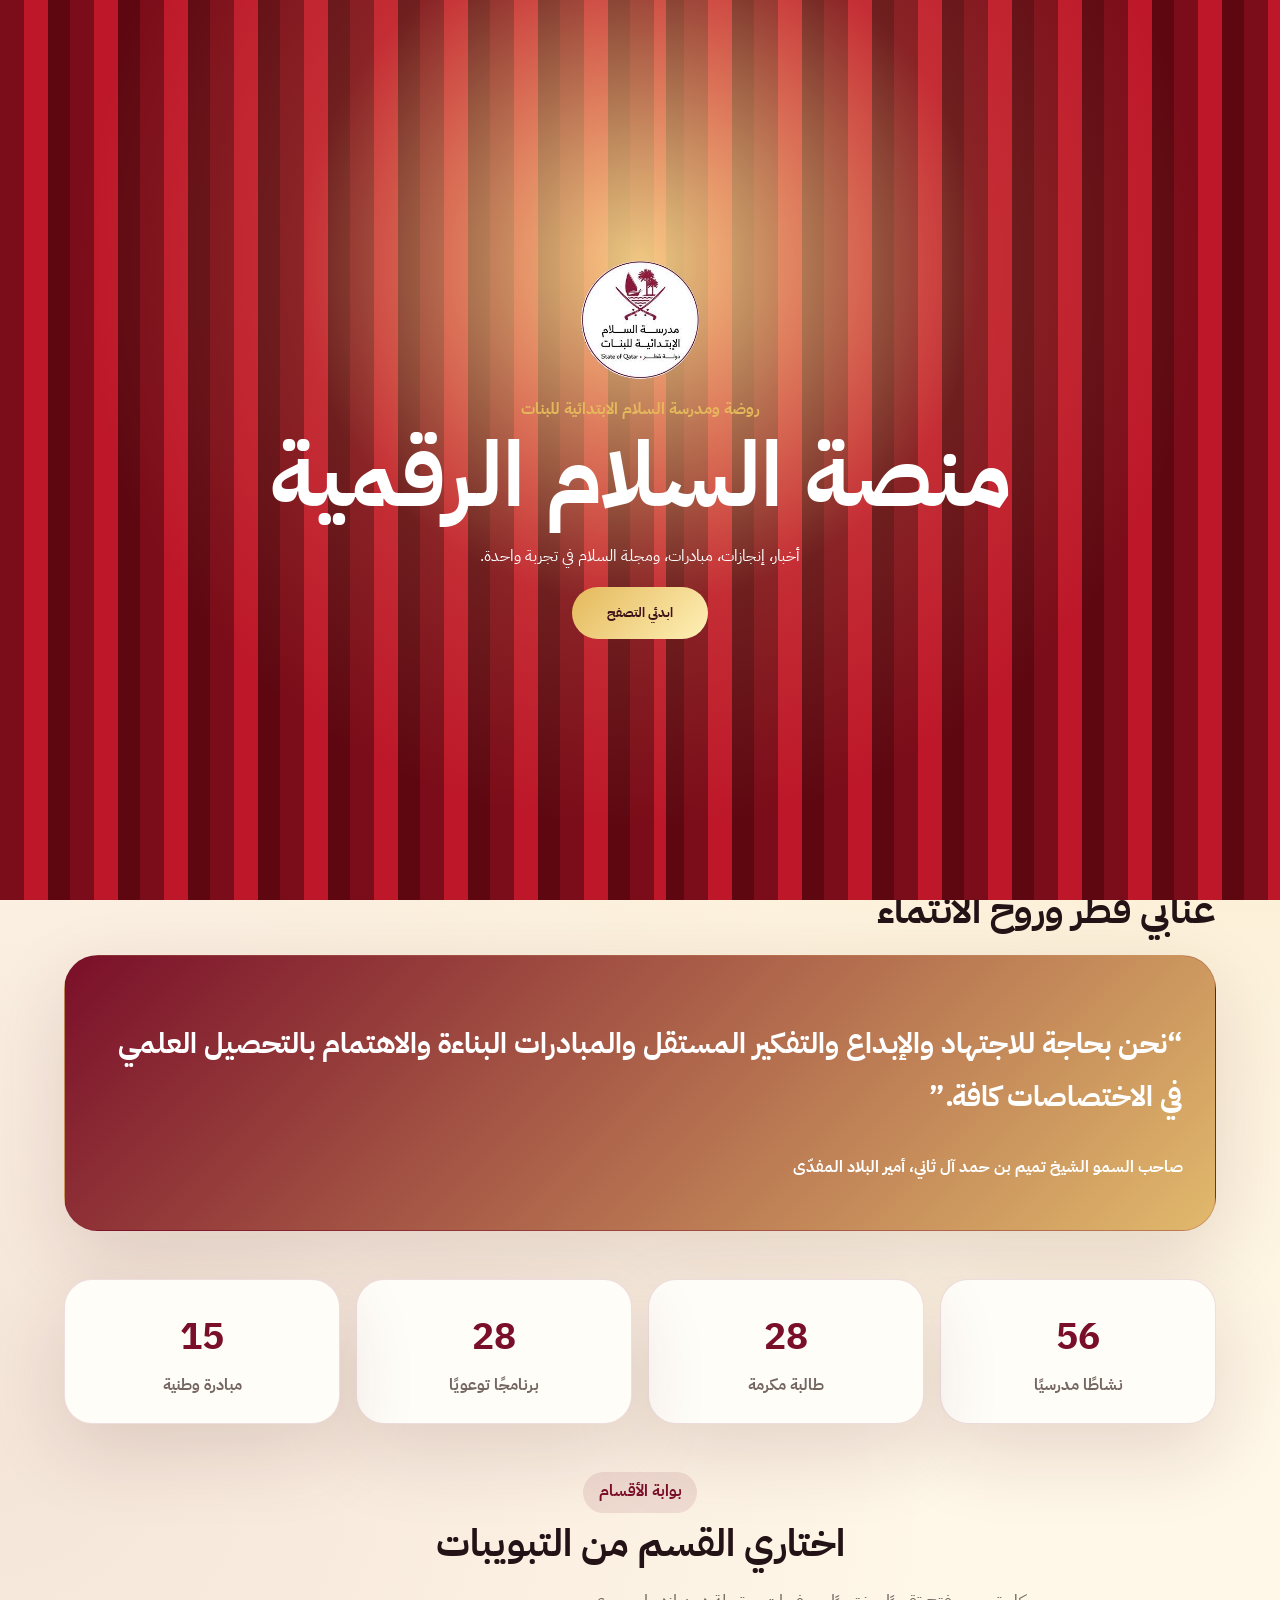
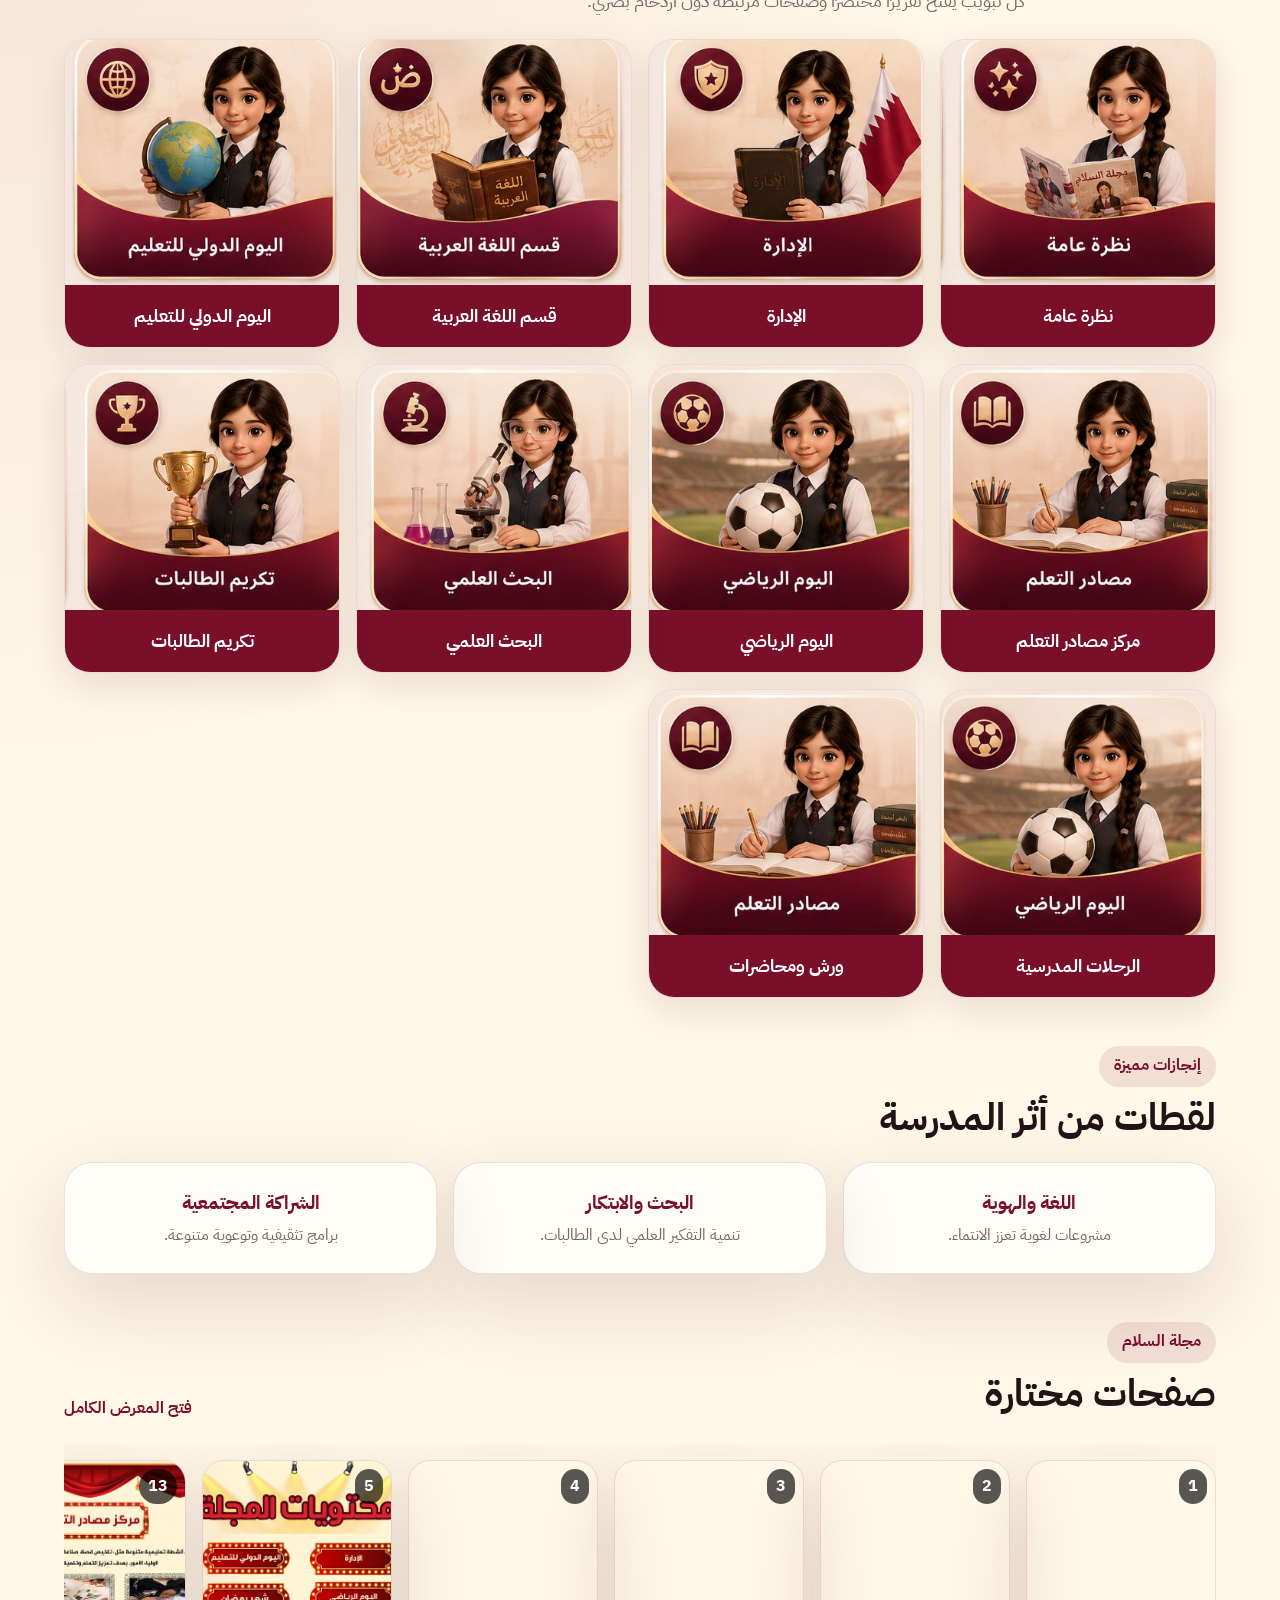
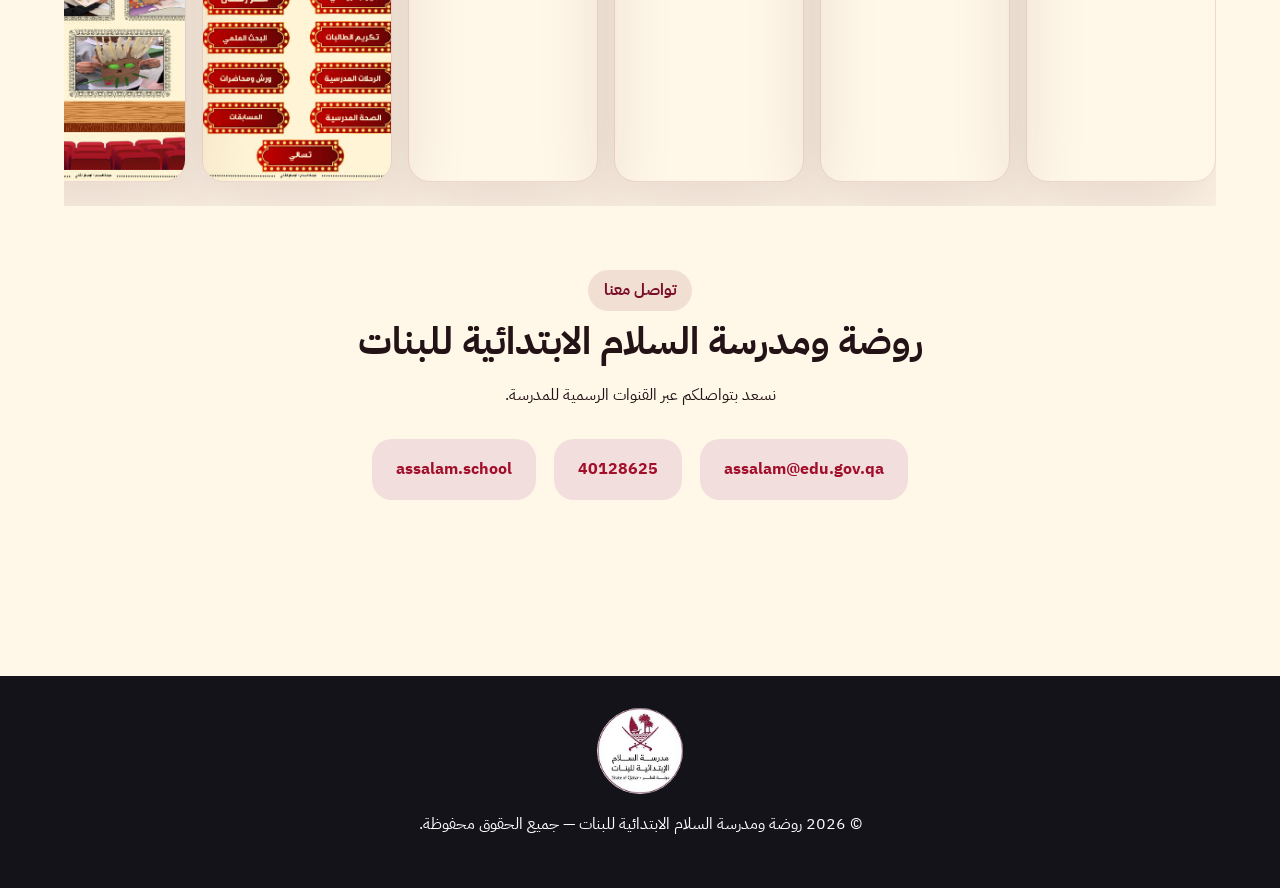
<file: index.html>
<!doctype html><html lang="ar" dir="rtl"><head><meta charset="utf-8"><meta name="viewport" content="width=device-width,initial-scale=1"><title>منصة السلام الرقمية</title><link rel="stylesheet" href="style.css"></head><body><div class="intro" id="intro"><div class="curtain right"></div><div class="curtain left"></div><div class="light"></div><div class="intro-content"><img src="assets/img/school-logo.jpg" alt="شعار مدرسة السلام"><span>روضة ومدرسة السلام الابتدائية للبنات</span><h1>منصة السلام الرقمية</h1><p>أخبار، إنجازات، مبادرات، ومجلة السلام في تجربة واحدة.</p><button id="enterBtn">ابدئي التصفح</button></div></div><header class="site-header"><a class="brand" href="index.html"><img src="assets/img/school-logo.jpg" alt="شعار مدرسة السلام"><span><b>روضة ومدرسة السلام الابتدائية للبنات</b><small>منصة الإنجازات الرقمية</small></span></a><nav id="nav"><a href="#home">الرئيسية</a><a href="#identity">الهوية</a><a href="#achievements">الإنجازات</a><a href="#departments">الأقسام</a><a href="magazine.html">المجلة</a><a href="#contact">تواصل</a></nav><div class="actions"><button id="soundBtn">🔊</button><button id="themeBtn">◐</button><button id="menuBtn">☰</button></div></header><main id="home"><section class="hero reveal"><div class="hero-copy"><span class="pill">منصة مدرسية تفاعلية</span><h1>موقع يعرض أخبار وإنجازات مدرسة السلام بأسلوب مجلة رقمية حديثة</h1><p>منصة رقمية حديثة تعرض أخبار مدرسة السلام وإنجازاتها ومبادراتها التعليمية بأسلوب تفاعلي أنيق يعكس هوية المدرسة ورسالتها التربوية.</p><div class="hero-actions"><a class="btn" href="#departments">استكشفي الأقسام</a><a class="btn alt" href="magazine.html">تصفحي المجلة</a></div></div><div class="hero-card"><img src="assets/cards/overview.jpg" alt="سلامة ومنصة السلام"><div class="hero-badge">سلامة ترشدكِ داخل المنصة</div></div></section><section id="identity" class="identity reveal"><div class="section-head"><span class="pill">الهوية الوطنية</span><h2>عنابي قطر وروح الانتماء</h2></div><div class="quote-card"><h3>“نحن بحاجة للاجتهاد والإبداع والتفكير المستقل والمبادرات البناءة والاهتمام بالتحصيل العلمي في الاختصاصات كافة.”</h3><p>صاحب السمو الشيخ تميم بن حمد آل ثاني، أمير البلاد المفدّى</p></div></section><section id="achievements" class="stats reveal"><div class="stat"><b data-count="120">0</b><span>نشاطًا مدرسيًا</span></div><div class="stat"><b data-count="85">0</b><span>طالبة مكرمة</span></div><div class="stat"><b data-count="40">0</b><span>برنامجًا توعويًا</span></div><div class="stat"><b data-count="15">0</b><span>مبادرة وطنية</span></div></section><section id="departments" class="departments reveal"><div class="section-head center"><span class="pill">بوابة الأقسام</span><h2>اختاري القسم من التبويبات</h2><p>كل تبويب يفتح تقريرًا مختصرًا وصفحات مرتبطة دون ازدحام بصري.</p></div><div class="department-grid" id="departmentGrid"></div></section><section class="featured reveal"><div class="section-head"><span class="pill">إنجازات مميزة</span><h2>لقطات من أثر المدرسة</h2></div><div class="featured-grid"><article><b>اللغة والهوية</b><span>مشروعات لغوية تعزز الانتماء.</span></article><article><b>البحث والابتكار</b><span>تنمية التفكير العلمي لدى الطالبات.</span></article><article><b>الشراكة المجتمعية</b><span>برامج تثقيفية وتوعوية متنوعة.</span></article></div></section><section class="magazine-strip reveal"><div class="section-head row"><div><span class="pill">مجلة السلام</span><h2>صفحات مختارة</h2></div><a class="text-link" href="magazine.html">فتح المعرض الكامل</a></div><div class="strip" id="pageStrip"></div></section><section id="contact" class="contact reveal"><span class="pill">تواصل معنا</span><h2>روضة ومدرسة السلام الابتدائية للبنات</h2><p>نسعد بتواصلكم عبر القنوات الرسمية للمدرسة.</p><div class="contact-links"><a href="mailto:assalam@edu.gov.qa">assalam@edu.gov.qa</a><a href="tel:40128625">40128625</a><a href="https://instagram.com/assalam.school" target="_blank">assalam.school</a></div></section></main><div class="panel" id="sectionPanel"><div class="panel-box"><button id="closePanel">×</button><div id="panelContent"></div></div></div><div class="image-modal" id="imageModal"><button id="closeImage">×</button><img id="bigImage" alt="صفحة مكبرة"></div><button class="top-btn" id="topBtn">↑</button><footer><img src="assets/img/school-logo.jpg" alt="شعار مدرسة السلام"><p>© 2026 روضة ومدرسة السلام الابتدائية للبنات — جميع الحقوق محفوظة.</p></footer><script src="data.js"></script><script src="script.js"></script></body></html>
</file>
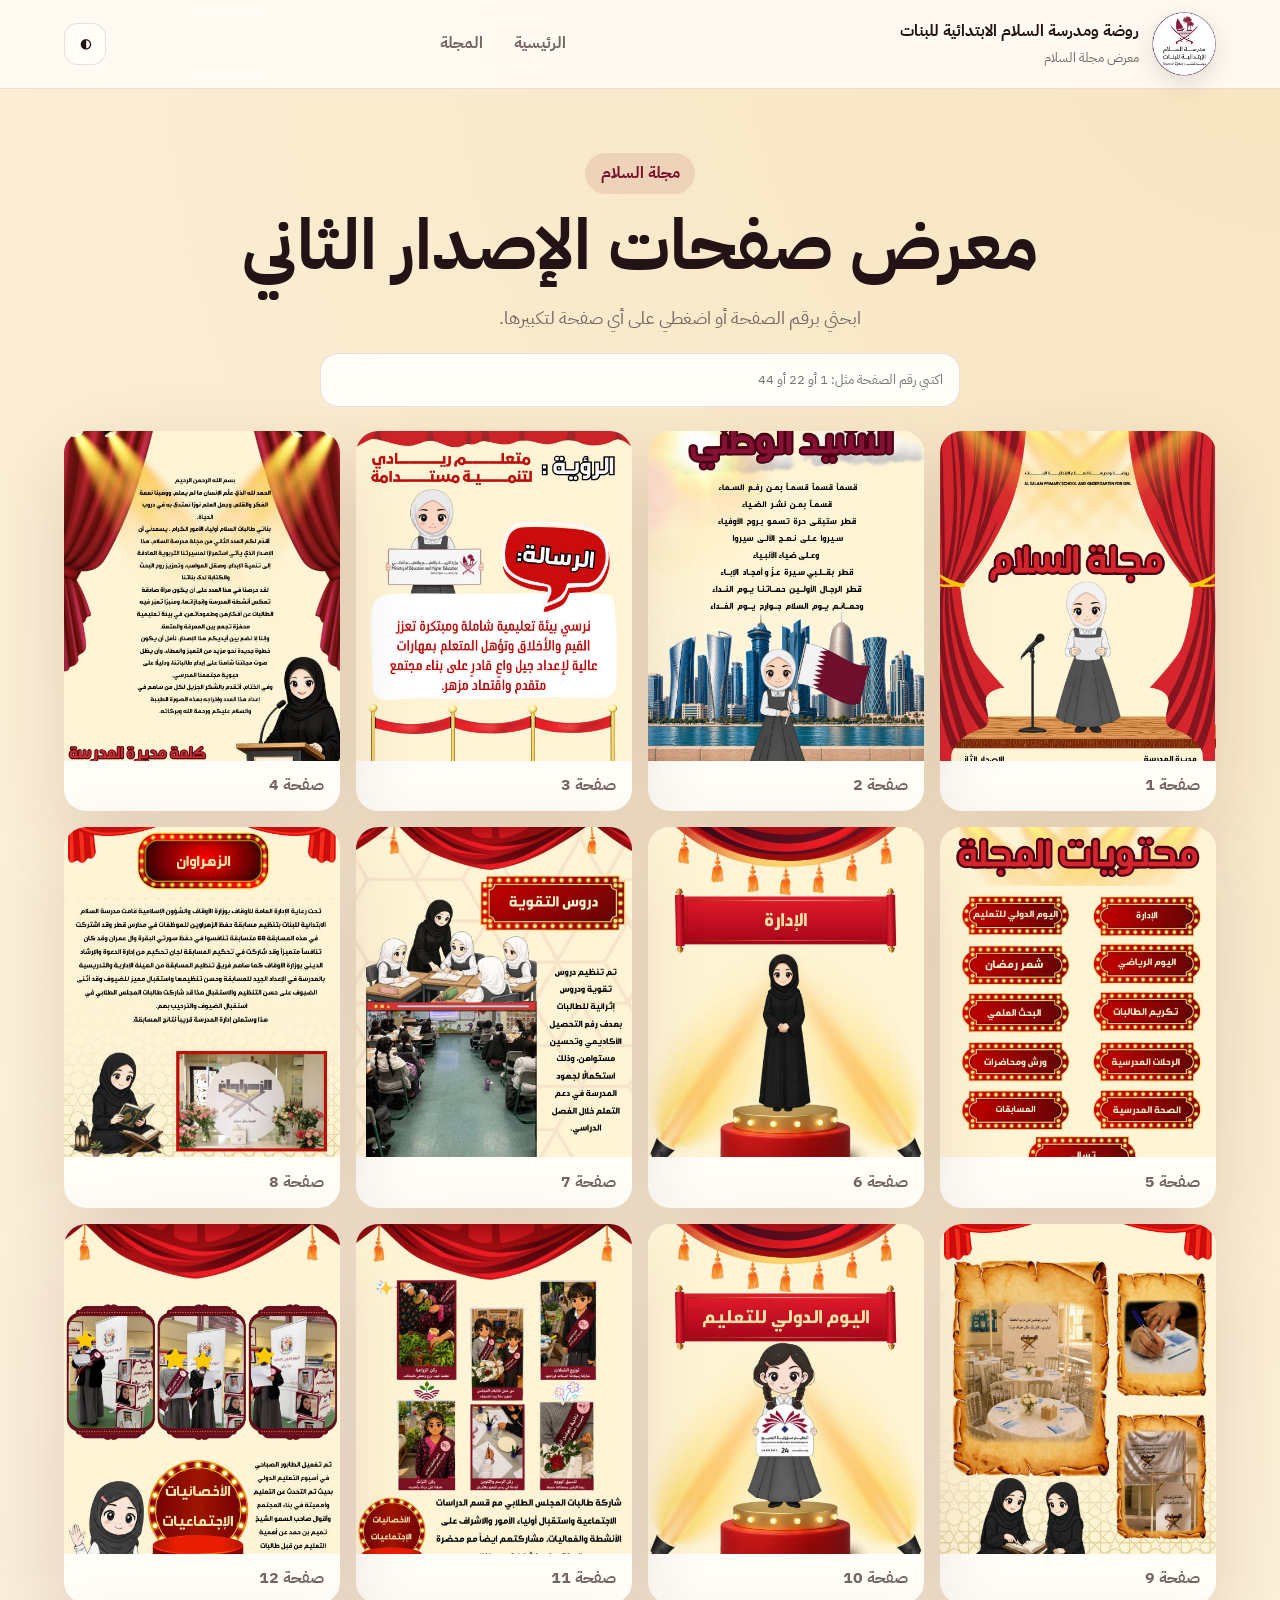
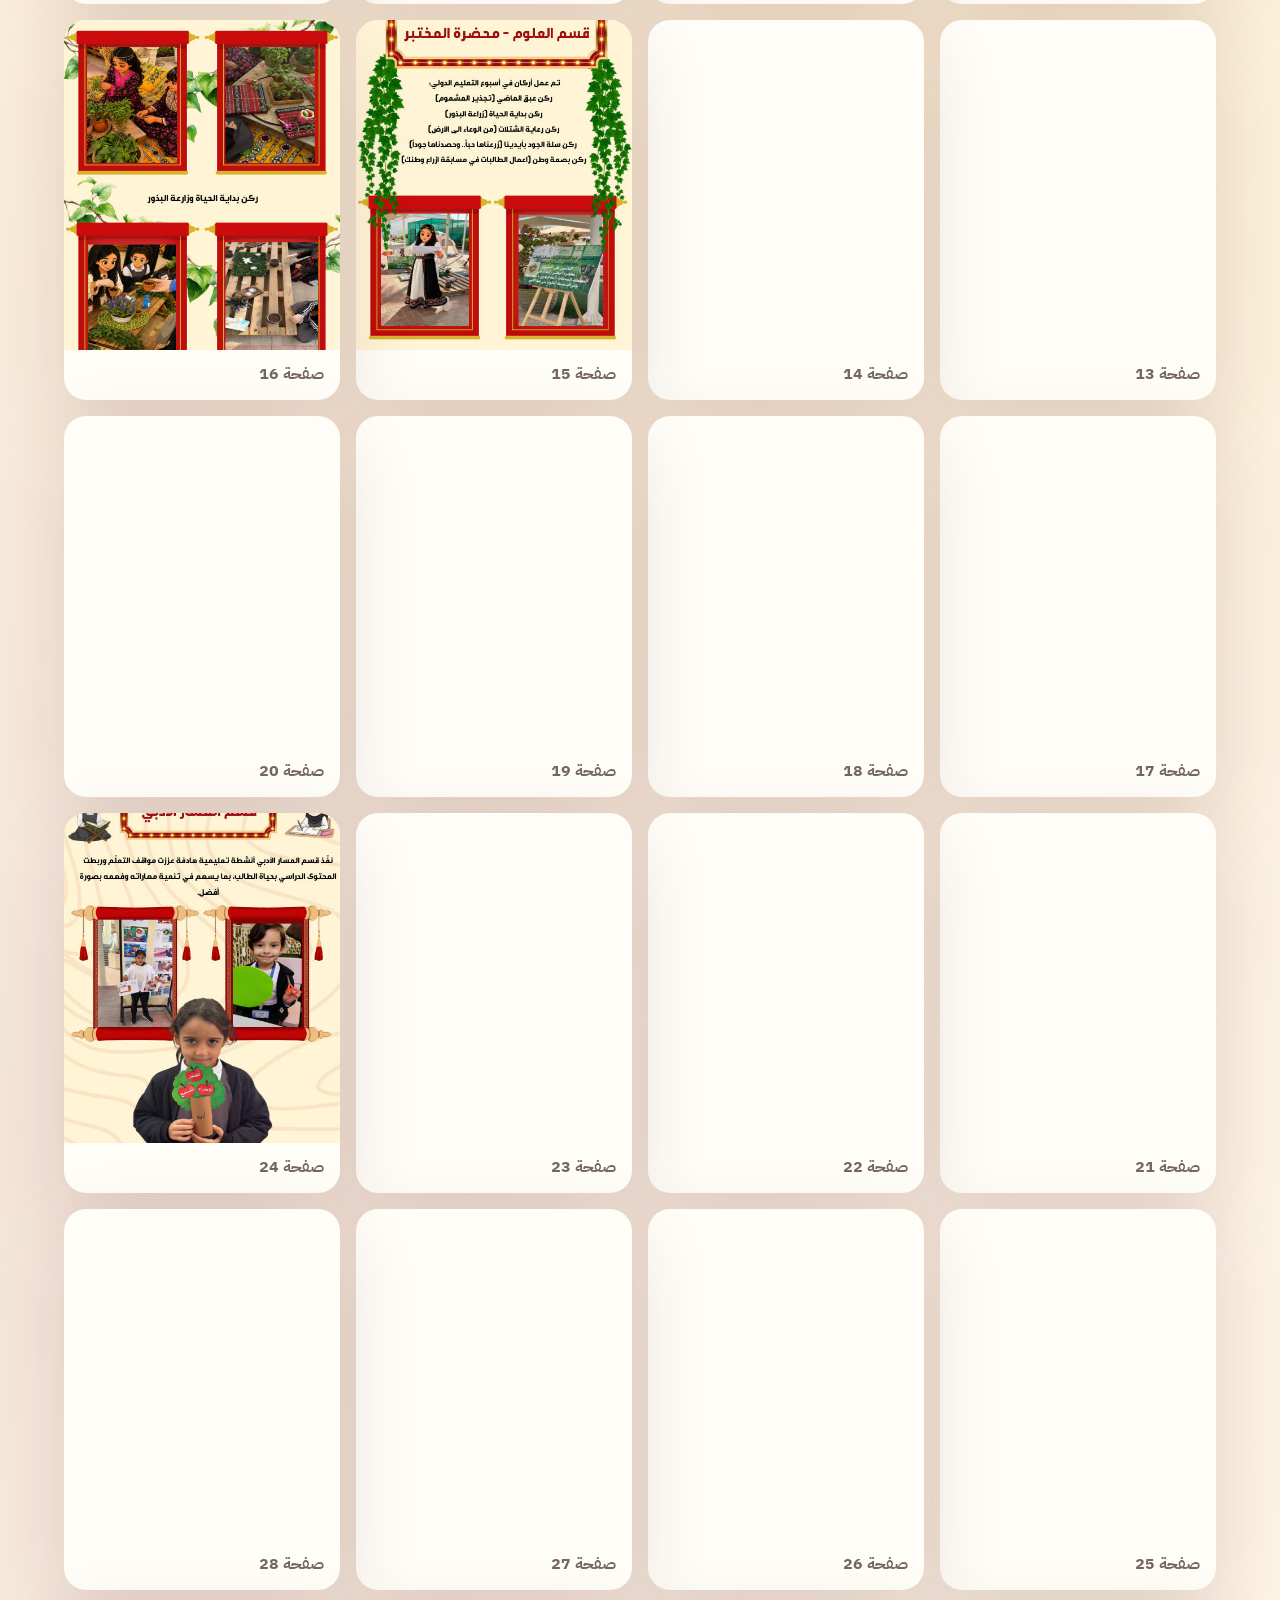
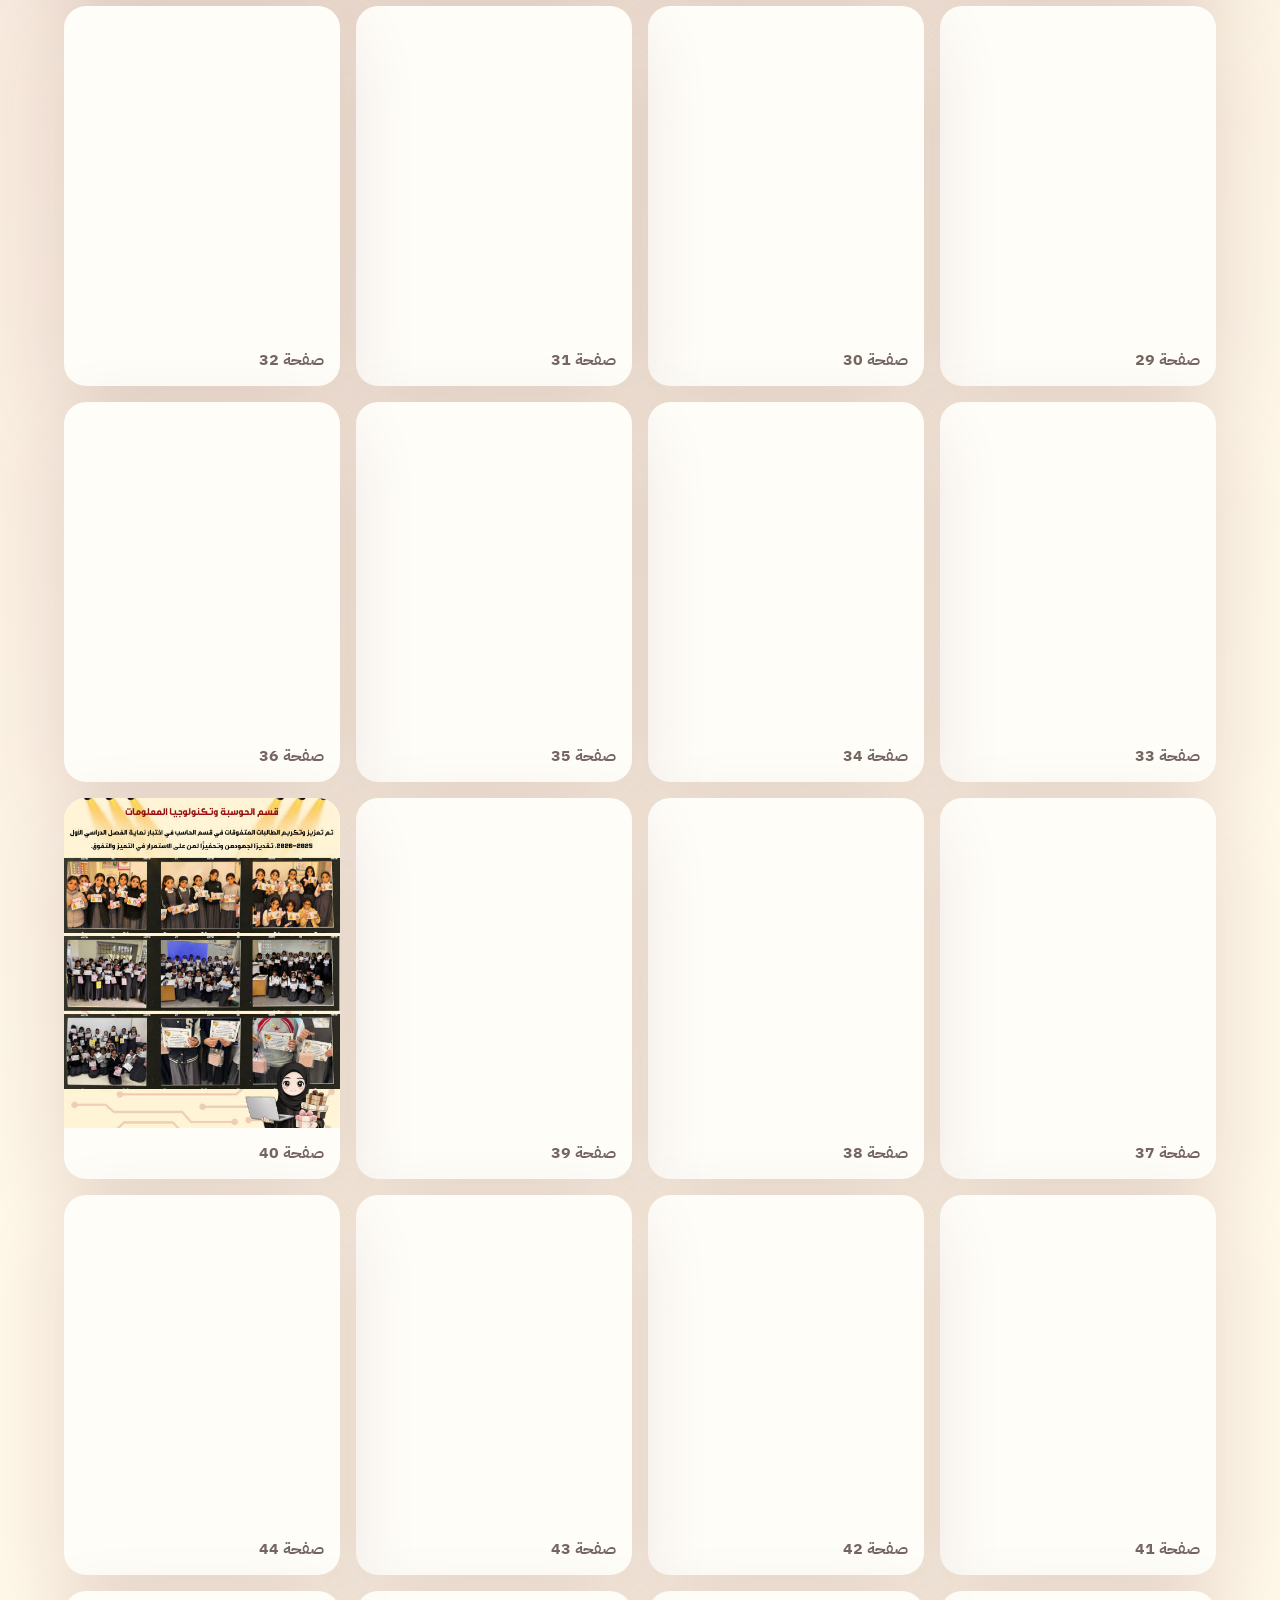
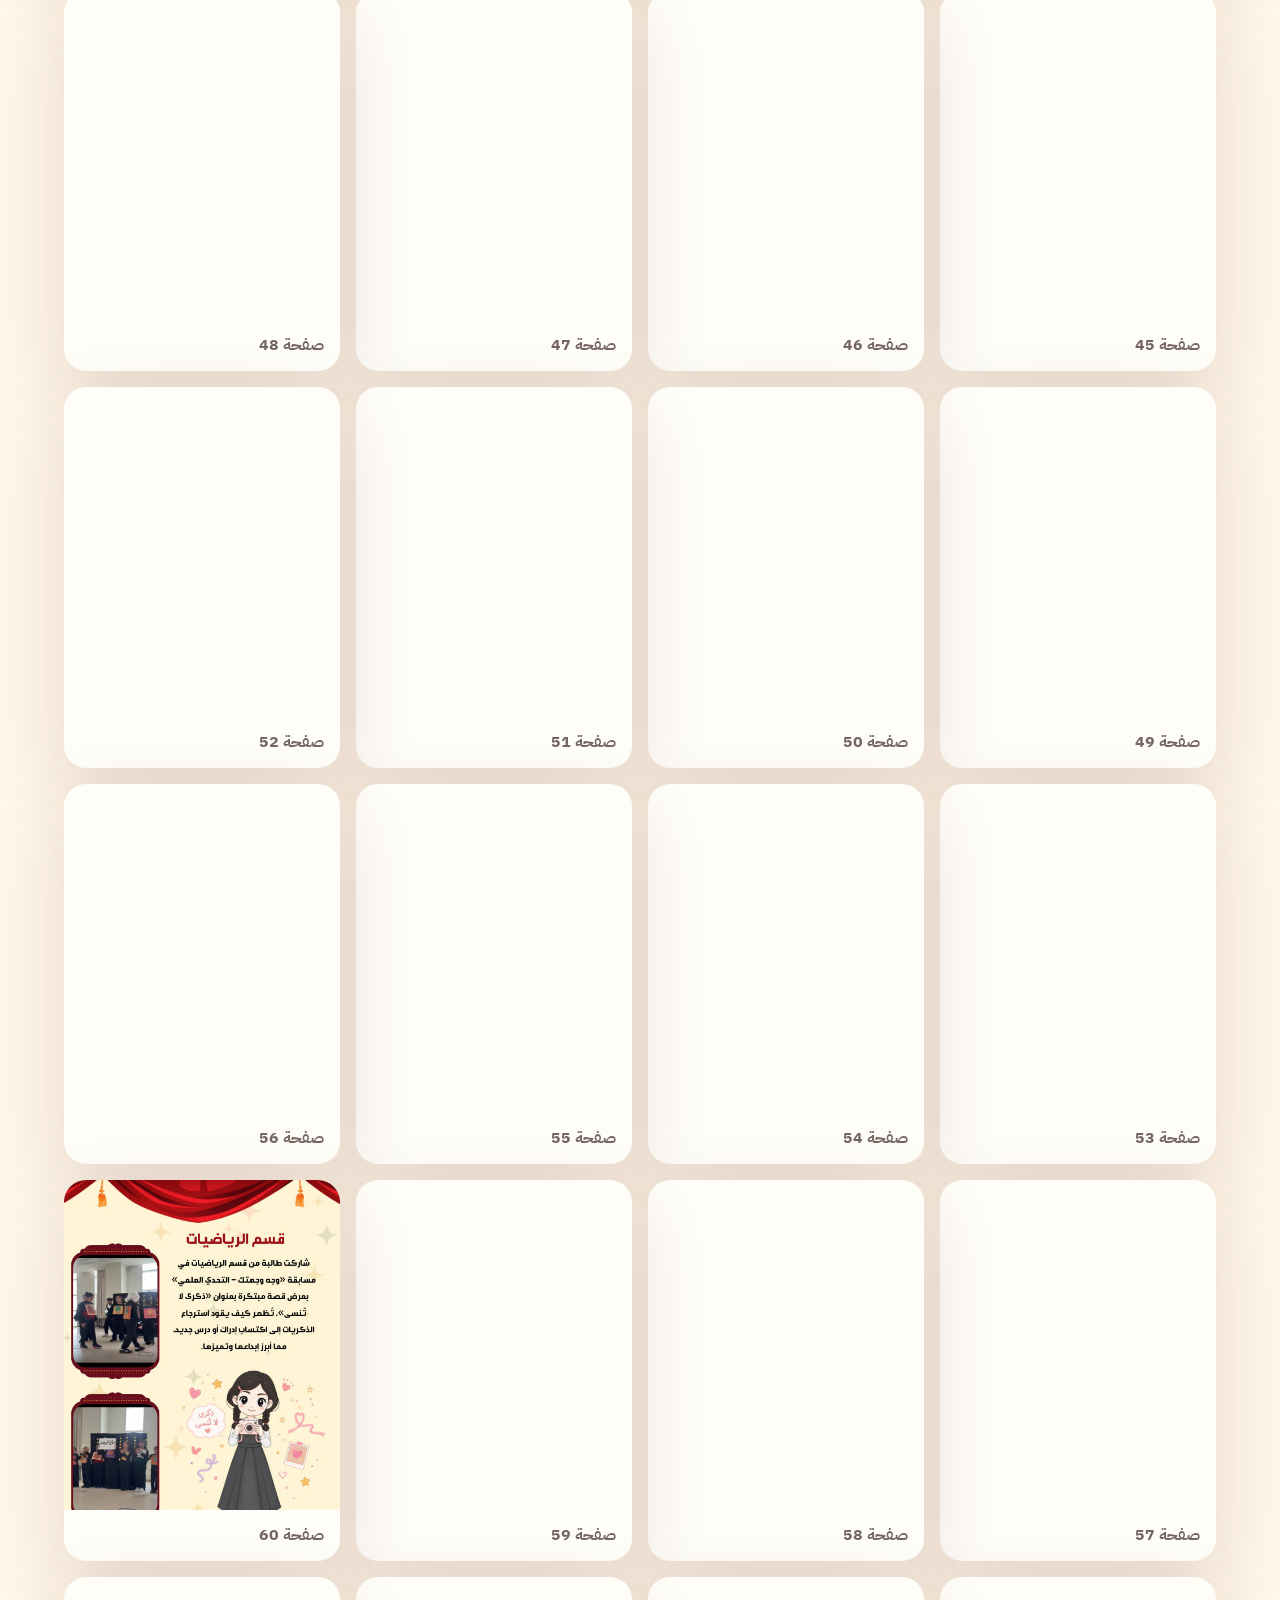
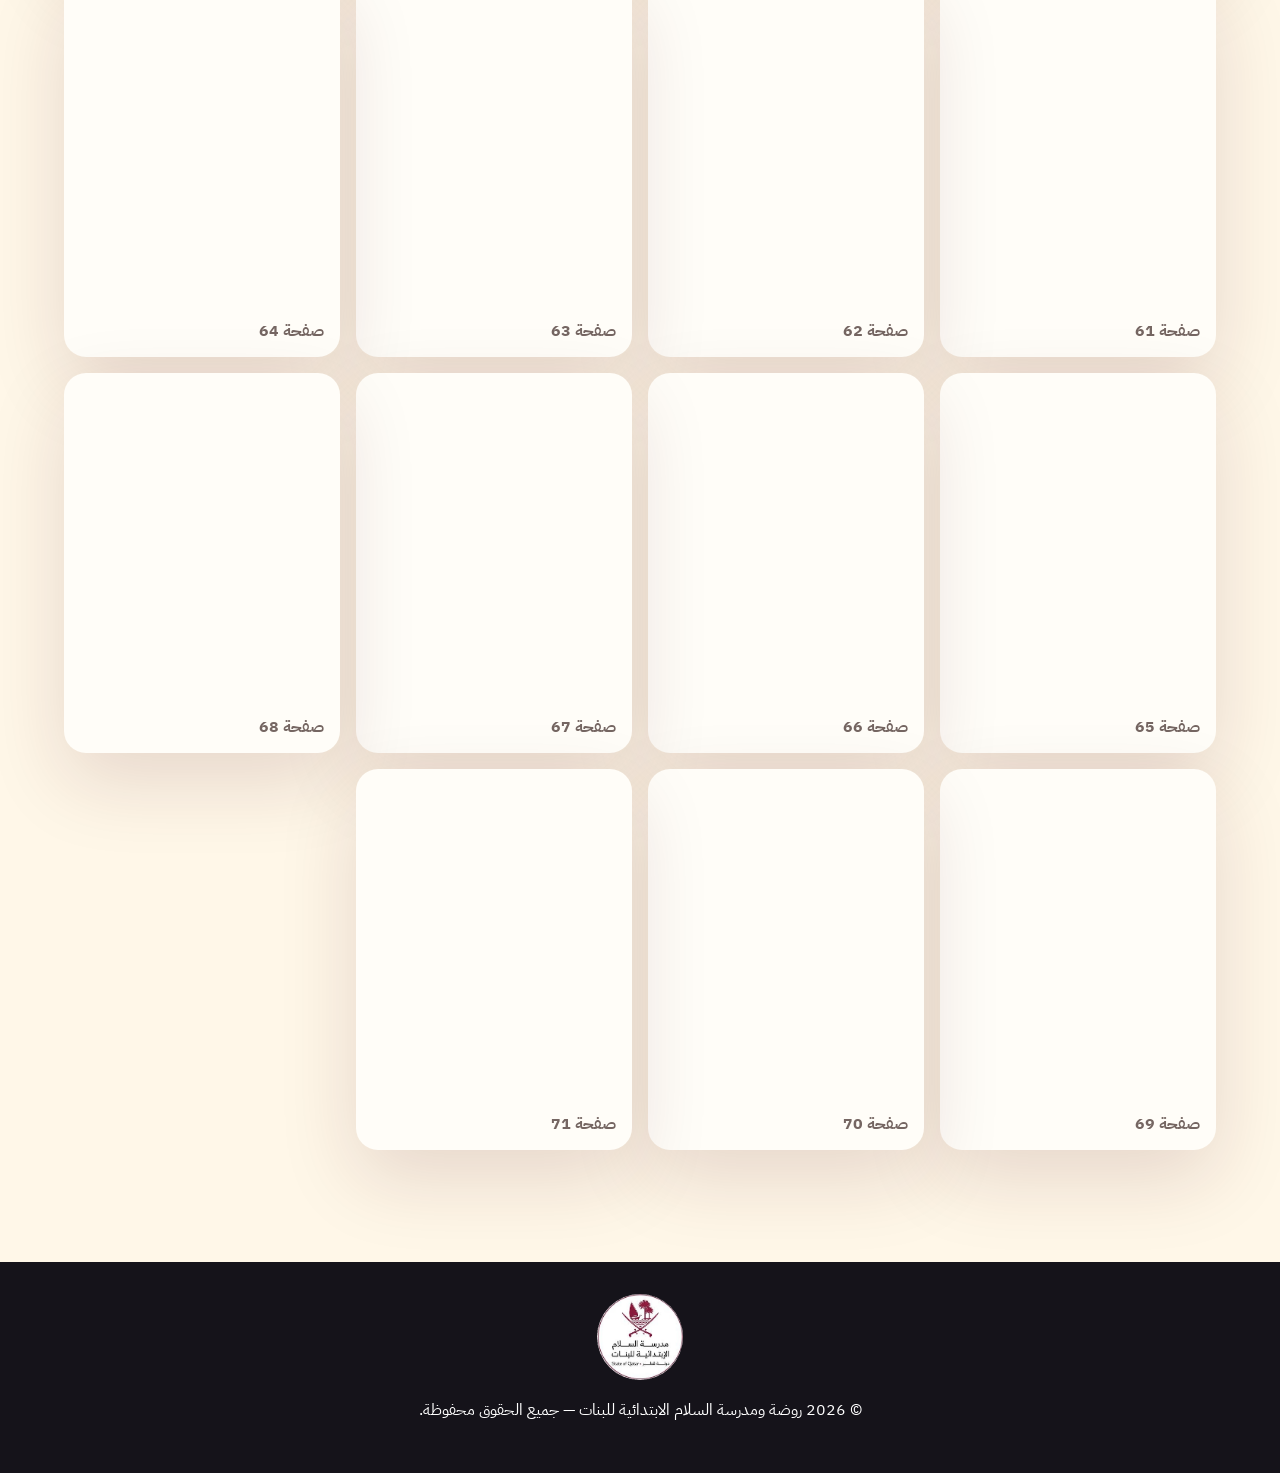
<file: magazine.html>
<!doctype html><html lang="ar" dir="rtl"><head><meta charset="utf-8"><meta name="viewport" content="width=device-width,initial-scale=1"><title>معرض مجلة السلام</title><link rel="stylesheet" href="style.css"></head><body><header class="site-header"><a class="brand" href="index.html"><img src="assets/img/school-logo.jpg"><span><b>روضة ومدرسة السلام الابتدائية للبنات</b><small>معرض مجلة السلام</small></span></a><nav id="nav"><a href="index.html">الرئيسية</a><a href="magazine.html">المجلة</a></nav><div class="actions"><button id="themeBtn">◐</button><button id="menuBtn">☰</button></div></header><main><section class="mag-hero reveal"><span class="pill">مجلة السلام</span><h1>معرض صفحات الإصدار الثاني</h1><p>ابحثي برقم الصفحة أو اضغطي على أي صفحة لتكبيرها.</p><input id="pageSearch" placeholder="اكتبي رقم الصفحة مثل: 1 أو 22 أو 44"></section><section class="gallery" id="gallery"></section></main><div class="image-modal" id="imageModal"><button id="closeImage">×</button><img id="bigImage"></div><button class="top-btn" id="topBtn">↑</button><footer><img src="assets/img/school-logo.jpg"><p>© 2026 روضة ومدرسة السلام الابتدائية للبنات — جميع الحقوق محفوظة.</p></footer><script src="data.js"></script><script src="script.js"></script></body></html>
</file>
<file: style.css>
@import url('https://fonts.googleapis.com/css2?family=IBM+Plex+Sans+Arabic:wght@400;500;700;800&display=swap');:root{--bg:#fff7e8;--surface:#fffdf8;--glass:rgba(255,253,248,.86);--text:#241316;--muted:#756662;--maroon:#7a0f29;--red:#b3122a;--gold:#e4b85b;--line:rgba(122,15,41,.13);--shadow:0 28px 80px rgba(78,18,30,.14)}.dark{--bg:#100d13;--surface:#1c1720;--glass:rgba(28,23,32,.86);--text:#fff8ea;--muted:#cfc1b8;--line:rgba(255,255,255,.12);--shadow:0 28px 80px rgba(0,0,0,.5)}*{box-sizing:border-box;-webkit-tap-highlight-color:transparent}html{scroll-behavior:smooth}body{margin:0;font-family:'IBM Plex Sans Arabic',Tahoma,sans-serif;background:radial-gradient(circle at top right,rgba(228,184,91,.28),transparent 34%),radial-gradient(circle at left 35%,rgba(122,15,41,.08),transparent 32%),var(--bg);color:var(--text);line-height:1.85}a{text-decoration:none;color:inherit}img{max-width:100%;display:block}button,input{font-family:inherit}.intro{position:fixed;inset:0;z-index:1000;background:#16080d;display:grid;place-items:center;overflow:hidden;transition:.8s}.intro.hide{opacity:0;visibility:hidden}.curtain{position:absolute;top:0;width:52%;height:100%;background:repeating-linear-gradient(90deg,#7b0c19 0 24px,#bd1729 24px 48px,#5e0711 48px 70px);transition:1.4s cubic-bezier(.77,0,.18,1)}.curtain.right{right:0}.curtain.left{left:0}.intro.open .curtain.right{transform:translateX(102%)}.intro.open .curtain.left{transform:translateX(-102%)}.light{position:absolute;inset:-15%;background:radial-gradient(circle at 50% 34%,rgba(255,226,145,.88),rgba(255,226,145,.11) 30%,transparent 50%)}.intro-content{position:relative;text-align:center;color:#fff;z-index:2;padding:2rem}.intro-content img{width:118px;height:118px;border-radius:50%;margin:0 auto 1rem;background:#fff;object-fit:cover}.intro-content span{color:var(--gold);font-weight:900}.intro-content h1{font-size:clamp(2.7rem,7vw,6rem);margin:.2rem 0}.intro-content button{border:0;border-radius:999px;background:linear-gradient(135deg,var(--gold),#fff1b7);padding:1rem 2.2rem;font-weight:900;color:#3d1118;cursor:pointer}.site-header{position:sticky;top:0;z-index:90;display:flex;align-items:center;justify-content:space-between;gap:1rem;padding:.75rem 5vw;background:var(--glass);backdrop-filter:blur(18px);border-bottom:1px solid var(--line)}.brand{display:flex;align-items:center;gap:.8rem}.brand img{width:64px;height:64px;border-radius:50%;object-fit:cover;background:#fff;box-shadow:0 8px 26px rgba(0,0,0,.12)}.brand small{display:block;color:var(--muted)}nav{display:flex;gap:.2rem}nav a{padding:.6rem .85rem;border-radius:999px;color:var(--muted);font-weight:900}nav a:hover{background:rgba(122,15,41,.09);color:var(--maroon)}.actions{display:flex;gap:.45rem}.actions button{width:42px;height:42px;border-radius:14px;border:1px solid var(--line);background:var(--surface);color:var(--text);font-weight:900}.actions #menuBtn{display:none}main{padding:0 5vw 4rem}.hero{display:grid;grid-template-columns:1.05fr .95fr;align-items:center;gap:2.2rem;min-height:78vh;padding:4rem 0}.pill{display:inline-flex;background:rgba(122,15,41,.1);color:var(--maroon);padding:.35rem .95rem;border-radius:999px;font-weight:900}.dark .pill{background:rgba(228,184,91,.14);color:var(--gold)}h1{font-size:clamp(2.45rem,5.5vw,5.2rem);line-height:1.1;margin:.8rem 0 1rem}h2{font-size:clamp(1.8rem,3vw,3rem);line-height:1.25;margin:.4rem 0}.hero p,.section-head p,.mag-hero p{color:var(--muted);font-size:1.12rem;max-width:820px}.hero-actions{display:flex;gap:.8rem;flex-wrap:wrap;margin-top:2rem}.btn{border:0;border-radius:16px;padding:.9rem 1.25rem;background:linear-gradient(135deg,var(--red),var(--maroon));color:#fff;font-weight:900;box-shadow:var(--shadow)}.btn.alt{background:var(--surface);border:1px solid var(--line);color:var(--text)}.hero-card{position:relative;border-radius:34px;background:var(--surface);padding:1rem;box-shadow:var(--shadow);transform:rotate(-1.5deg)}.hero-card img{border-radius:26px}.hero-badge{position:absolute;bottom:28px;right:28px;background:var(--maroon);color:#fff;border-radius:999px;padding:.55rem 1rem;font-weight:900}.section-head{margin:3rem 0 1.3rem}.section-head.center{text-align:center}.section-head.row{display:flex;justify-content:space-between;align-items:end;gap:1rem}.text-link{color:var(--maroon);font-weight:900}.quote-card{background:linear-gradient(135deg,#7a0f29,#e1b96c);color:#fff;border-radius:34px;padding:2rem;border:1px solid rgba(122,15,41,.18);box-shadow:var(--shadow)}.quote-card h3{font-size:clamp(1.35rem,2.3vw,2.2rem);line-height:1.8}.quote-card p{font-weight:900}.stats{display:grid;grid-template-columns:repeat(4,1fr);gap:1rem;margin:3rem 0}.stat,.featured-grid article{background:var(--surface);border:1px solid var(--line);border-radius:28px;padding:1.4rem;box-shadow:var(--shadow);text-align:center}.stat b{display:block;color:var(--maroon);font-size:2.3rem}.stat span{color:var(--muted);font-weight:900}.department-grid{display:grid;grid-template-columns:repeat(4,1fr);gap:1rem}.department-card{cursor:pointer;border-radius:26px;overflow:hidden;background:#fff8ee;border:1px solid var(--line);box-shadow:0 12px 36px rgba(70,20,30,.11);transition:.22s}.department-card:hover{transform:translateY(-5px);box-shadow:0 20px 52px rgba(70,20,30,.16)}.department-card img{width:100%;height:245px;object-fit:cover;background:#fff2df}.department-card .card-title{background:var(--maroon);color:#fff;min-height:62px;display:flex;align-items:center;justify-content:center;text-align:center;font-size:1.15rem;font-weight:900;padding:.7rem}.featured-grid{display:grid;grid-template-columns:repeat(3,1fr);gap:1rem}.featured-grid b{display:block;color:var(--maroon);font-size:1.2rem}.featured-grid span{color:var(--muted)}.strip{display:grid;grid-auto-flow:column;grid-auto-columns:minmax(190px,245px);gap:1rem;overflow:auto;padding:1rem 0 1.5rem}.thumb{position:relative;border-radius:22px;overflow:hidden;box-shadow:var(--shadow);border:1px solid var(--line);cursor:pointer}.thumb img{height:320px;width:100%;object-fit:cover}.thumb b{position:absolute;top:.5rem;right:.5rem;background:rgba(0,0,0,.65);color:#fff;border-radius:999px;padding:.18rem .55rem}.panel,.image-modal{position:fixed;inset:0;z-index:220;background:rgba(0,0,0,.84);display:none;align-items:center;justify-content:center;padding:1.5rem}.panel.open,.image-modal.open{display:flex}.panel-box{width:min(1080px,96vw);max-height:88vh;overflow:auto;background:var(--surface);border-radius:32px;padding:1.25rem;box-shadow:var(--shadow)}#closePanel,#closeImage{position:absolute;top:20px;left:20px;width:50px;height:50px;border:0;border-radius:16px;font-size:2rem;cursor:pointer}.panel-hero{display:grid;grid-template-columns:360px 1fr;gap:1.2rem;align-items:center}.panel-hero img{border-radius:24px}.panel-hero p{color:var(--muted)}.panel-pages{display:grid;grid-template-columns:repeat(4,1fr);gap:.8rem;margin-top:1rem}.panel-pages img{height:230px;width:100%;object-fit:cover;border-radius:18px;cursor:pointer}.image-modal img{max-width:94vw;max-height:88vh;border-radius:20px;background:#fff}.mag-hero{text-align:center;max-width:900px;margin:auto;padding:4rem 0 1.5rem}.mag-hero input{width:min(640px,100%);border:1px solid var(--line);background:var(--surface);border-radius:18px;padding:1rem;color:var(--text)}.gallery{display:grid;grid-template-columns:repeat(4,1fr);gap:1rem}.gallery-item{border-radius:22px;background:var(--surface);box-shadow:var(--shadow);overflow:hidden;cursor:pointer}.gallery-item img{height:330px;width:100%;object-fit:cover}.gallery-item p{padding:.65rem 1rem;margin:0;color:var(--muted);font-weight:900}.contact{text-align:center;padding:4rem 0}.contact-links{display:flex;flex-wrap:wrap;justify-content:center;gap:18px;margin-top:28px}.contact-links a{padding:16px 24px;border-radius:20px;background:#f3dede;color:#a10f2b;font-weight:900;transition:.3s}.contact-links a:hover{transform:translateY(-4px);background:#7a0f29;color:#fff}.reveal{opacity:0;transform:translateY(26px);transition:.7s}.reveal.show{opacity:1;transform:translateY(0)}.top-btn{position:fixed;bottom:20px;left:20px;width:46px;height:46px;border:0;border-radius:16px;background:var(--gold);font-weight:900;display:none;box-shadow:var(--shadow)}.top-btn.show{display:block}footer{background:#15131a;color:#fff;text-align:center;padding:2rem 5vw;margin-top:3rem}footer img{width:86px;height:86px;border-radius:50%;margin:0 auto 1rem;background:#fff;object-fit:cover}@media(max-width:1100px){.hero,.panel-hero{grid-template-columns:1fr}.department-grid,.gallery,.panel-pages{grid-template-columns:repeat(2,1fr)}.featured-grid{grid-template-columns:1fr}.stats{grid-template-columns:repeat(2,1fr)}}@media(max-width:760px){.actions #menuBtn{display:block}nav{display:none;position:fixed;inset:76px 0 auto 0;background:var(--surface);padding:1rem 5vw;flex-direction:column;border-bottom:1px solid var(--line)}nav.open{display:flex}.brand img{width:50px;height:50px}.brand b{font-size:.95rem}.hero{min-height:auto;padding:2rem 0}.hero-card{transform:none}h1{font-size:2.25rem}.department-grid,.gallery,.panel-pages,.stats{grid-template-columns:1fr}.department-card img{height:190px}.panel-pages img{height:180px}.section-head.row{display:block}}
</file>
